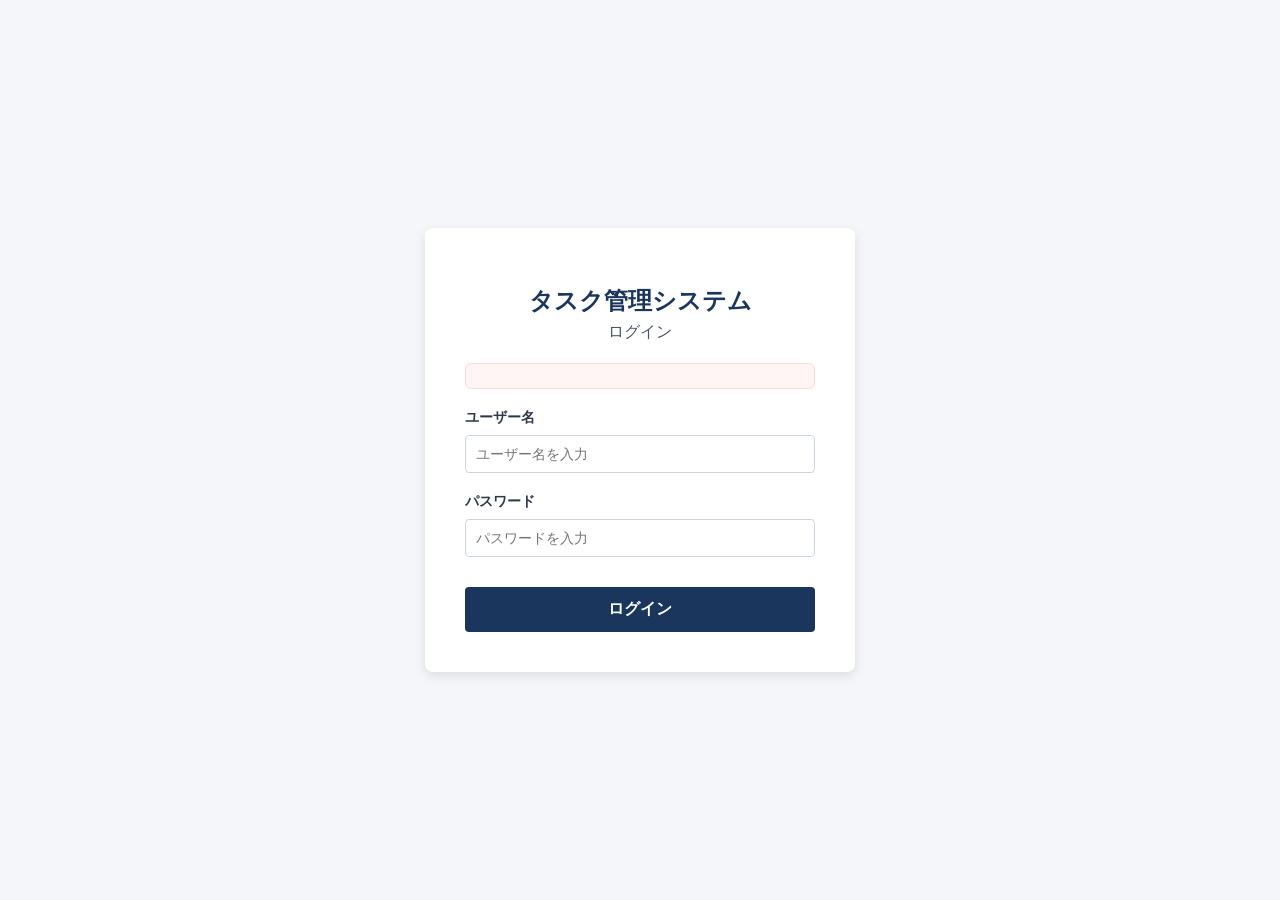
<file: src/main/resources/templates/index.html>
<!DOCTYPE html>
<html xmlns:th="http://thymeleaf.org">
<head>
    <meta charset="UTF-8">
    <title>タスク管理システム - ログイン</title>
    <style>
        body {
            font-family: "Helvetica Neue", Arial, sans-serif;
            background-color: #f4f6f9;
            margin: 0;
            display: flex;
            justify-content: center;
            align-items: center;
            height: 100vh;
        }

        .login-container {
            background-color: #ffffff;
            padding: 40px;
            border-radius: 8px;
            box-shadow: 0 4px 12px rgba(0,0,0,0.1);
            width: 350px;
            text-align: center;
        }

        h1 {
            color: #1a365d;
            font-size: 24px;
            margin-bottom: 5px;
        }

        .subtitle {
            color: #4a5568;
            font-size: 16px;
            margin-bottom: 20px;
        }

        /* 【追加】画像通りの赤い警告メッセージのデザイン */
        .error-box {
            background-color: #fff5f5;
            border: 1px solid #fed7d7;
            color: #c53030;
            padding: 12px;
            border-radius: 6px;
            font-size: 14px;
            margin-bottom: 20px;
            text-align: center;
            line-height: 1.4;
        }

        .form-group {
            text-align: left;
            margin-bottom: 20px;
        }

        label {
            display: block;
            font-weight: bold;
            font-size: 14px;
            margin-bottom: 8px;
            color: #2d3748;
        }

        input[type="text"], input[type="password"] {
            width: 100%;
            padding: 10px;
            box-sizing: border-box;
            border: 1px solid #cbd5e0;
            border-radius: 4px;
            font-size: 14px;
        }

        .login-btn {
            width: 100%;
            padding: 12px;
            background-color: #1a365d;
            color: white;
            border: none;
            border-radius: 4px;
            font-size: 16px;
            font-weight: bold;
            cursor: pointer;
            margin-top: 10px;
        }

        .login-btn:hover {
            background-color: #2a4365;
        }
    </style>
</head>
<body>

    <div class="login-container">
        <h1>タスク管理システム</h1>
        <div class="subtitle">ログイン</div>
        
        <!-- 【追加】Javaからエラーメッセージが届いたときだけ、この枠を表示する -->
        <div class="error-box" th:if="${errorMessage}" th:text="${errorMessage}"></div>
        
        <!-- Javaの /login にデータを送る設定 -->
        <form th:action="@{/login}" method="post">
            <div class="form-group">
                <label>ユーザー名</label>
                <!-- name="username" を追加 -->
                <input type="text" name="username" placeholder="ユーザー名を入力" required>
            </div>
            
            <div class="form-group">
                <label>パスワード</label>
                <!-- name="password" を追加 -->
                <input type="password" name="password" placeholder="パスワードを入力" required>
            </div>
            
            <button type="submit" class="login-btn">ログイン</button>
        </form>
    </div>

</body>
</html>
</file>
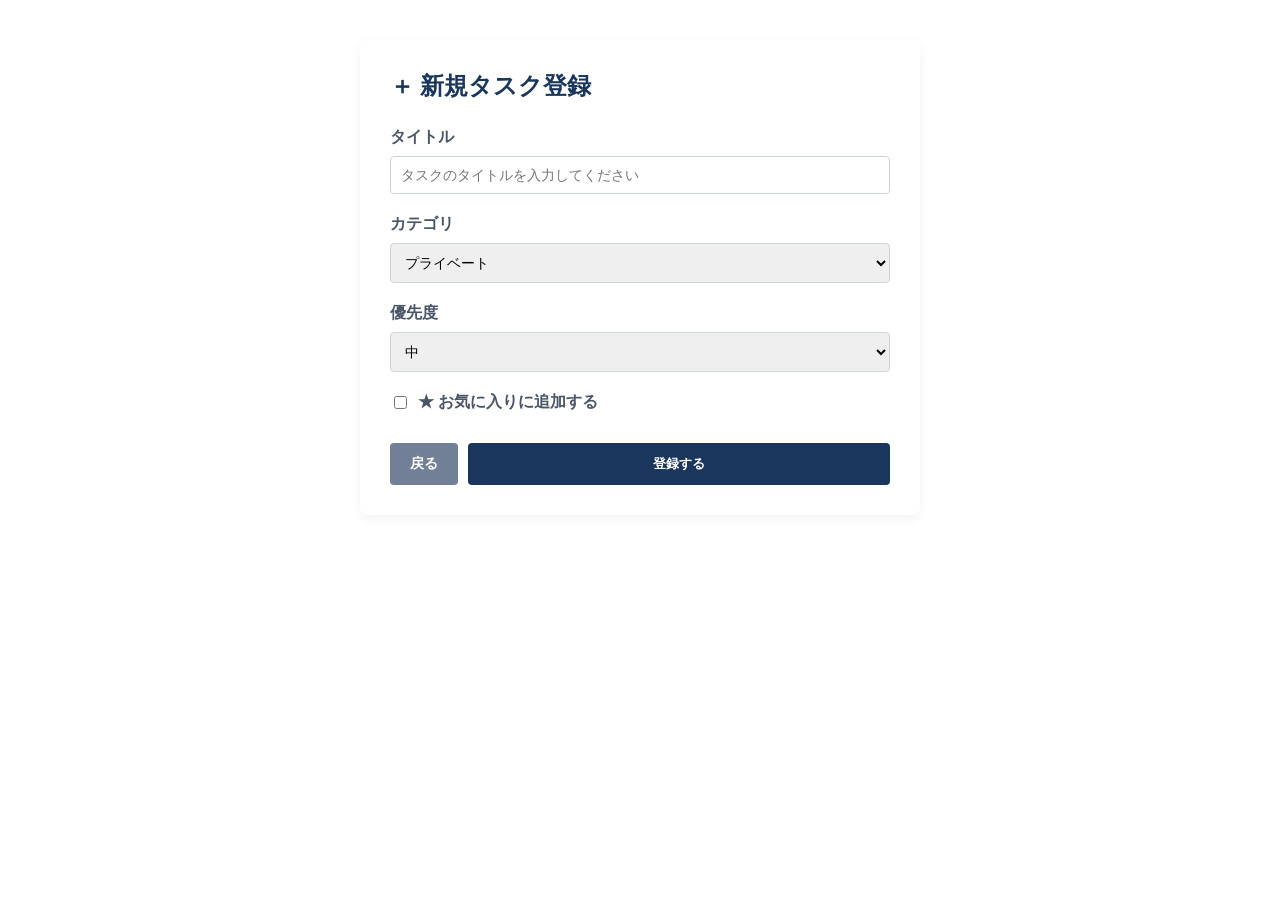
<file: src/main/resources/create.html>
<!DOCTYPE html>
<html xmlns:th="http://thymeleaf.org">
<head>
    <meta charset="UTF-8">
    <title>新規タスク作成 - タスク管理システム</title>
    <!-- すでにある共通のデザインファイル（style.css）を使い回します -->
    <link th:href="@{/style.css}" rel="stylesheet">
    <style>
        /* 新規作成画面用に少しだけデザインを調整 */
        .form-container {
            background-color: #ffffff;
            border-radius: 8px;
            padding: 30px;
            box-shadow: 0 4px 12px rgba(0,0,0,0.05);
            max-width: 500px;
            margin: 40px auto; /* 画面の中央に寄せる */
        }
        .form-group {
            margin-bottom: 20px;
        }
        label {
            display: block;
            font-weight: bold;
            margin-bottom: 8px;
            color: #4a5568;
        }
        input[type="text"], select {
            width: 100%;
            padding: 10px;
            box-sizing: border-box;
            border: 1px solid #cbd5e0;
            border-radius: 4px;
            font-size: 14px;
        }
        .checkbox-group {
            display: flex;
            align-items: center;
            gap: 8px;
            font-weight: bold;
            color: #4a5568;
        }
        .btn-group {
            display: flex;
            gap: 10px;
            margin-top: 30px;
        }
        .btn-submit {
            flex: 1;
            padding: 12px;
            background-color: #1a365d;
            color: white;
            border: none;
            border-radius: 4px;
            font-weight: bold;
            cursor: pointer;
        }
        .btn-cancel {
            padding: 12px 20px;
            background-color: #718096;
            color: white;
            text-decoration: none;
            border-radius: 4px;
            font-size: 14px;
            font-weight: bold;
            text-align: center;
        }
    </style>
</head>
<body>

    <div class="form-container">
        <h2 style="color: #1a365d; margin-top: 0; margin-bottom: 25px;">＋ 新規タスク登録</h2>
        
        <!-- Javaの /tasks/add にデータを送る設定 -->
        <form th:action="@{/tasks/add}" method="post">
            
            <div class="form-group">
                <label>タイトル</label>
                <input type="text" name="title" placeholder="タスクのタイトルを入力してください" required>
            </div>
            
            <div class="form-group">
                <label>カテゴリ</label>
                <select name="category">
                    <option value="プライベート">プライベート</option>
                    <option value="仕事">仕事</option>
                    <option value="勉強">勉強</option>
                </select>
            </div>
            
            <div class="form-group">
                <label>優先度</label>
                <select name="priority">
                    <option value="高">高</option>
                    <option value="中" selected>中</option>
                    <option value="低">低</option>
                </select>
            </div>
            
            <div class="form-group checkbox-group">
                <!-- お気に入りはチェックボックスにします（外すと0、入れると1） -->
                <input type="checkbox" name="isFavorite" value="1" id="fav">
                <label th:for="fav" style="margin: 0; cursor: pointer;">★ お気に入りに追加する</label>
            </div>
            
            <div class="btn-group">
                <a th:href="@{/tasks}" class="btn-cancel">戻る</a>
                <button type="submit" class="btn-submit">登録する</button>
            </div>
        </form>
    </div>

</body>
</html>
</file>
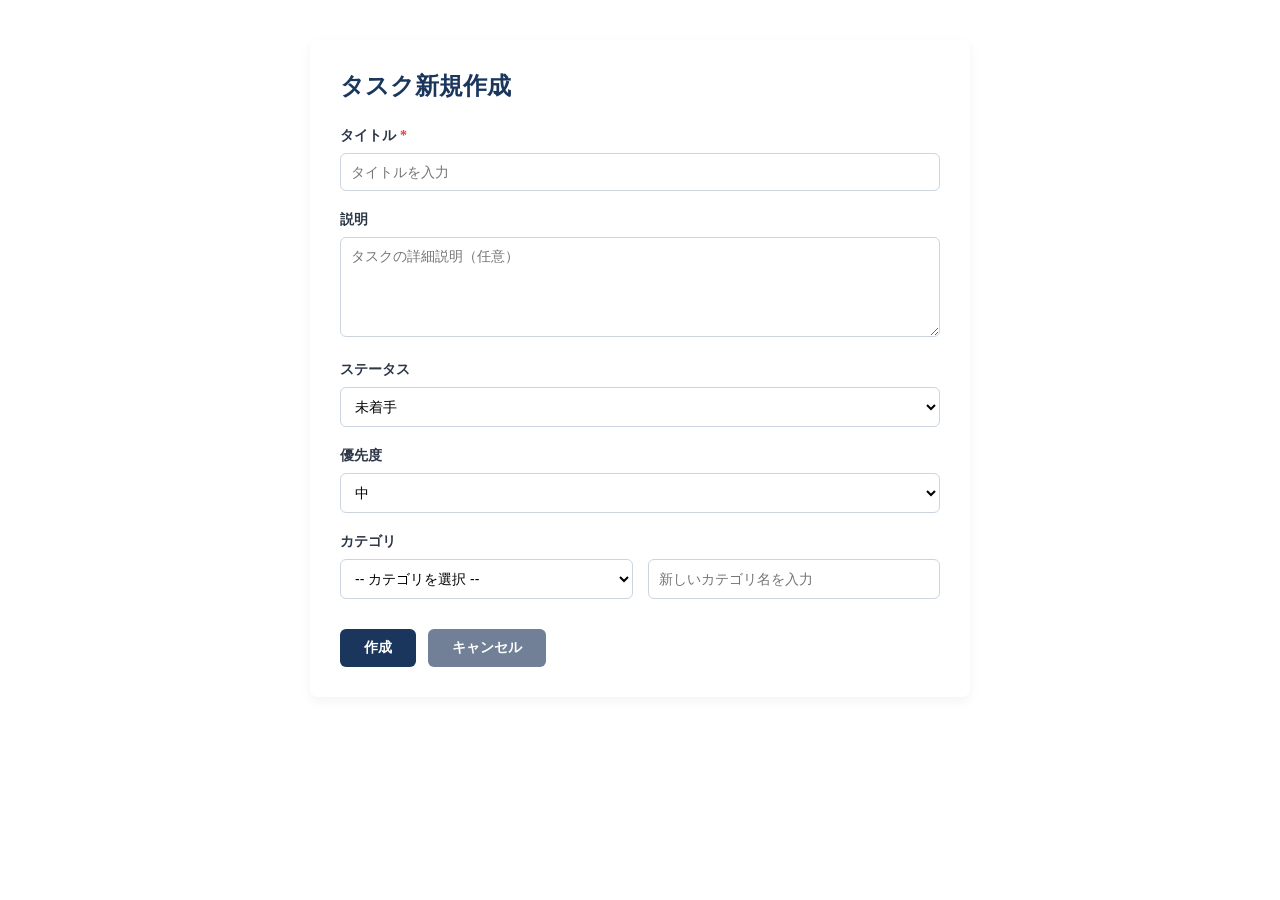
<file: src/main/resources/templates/create.html>
<!DOCTYPE html>
<html xmlns:th="http://thymeleaf.org">
<head>
    <meta charset="UTF-8">
    <title>タスク新規作成 - タスク管理システム</title>
    <link th:href="@{/style.css}" rel="stylesheet">
    <style>
        .form-container {
            background-color: #ffffff;
            border-radius: 8px;
            padding: 30px;
            box-shadow: 0 4px 12px rgba(0,0,0,0.05);
            max-width: 600px;
            margin: 40px auto;
        }
        
        h2 {
            color: #1a365d;
            margin-top: 0;
            margin-bottom: 25px;
            font-size: 24px;
        }
        
        .form-group {
            margin-bottom: 20px;
        }
        
        label {
            display: block;
            font-weight: bold;
            margin-bottom: 8px;
            color: #2d3748;
            font-size: 14px;
        }
        
        /* 必須マーク（*）を赤色にするスタイル */
        .required {
            color: #e53e3e;
            margin-left: 4px;
        }
        
        input[type="text"], select, textarea {
            width: 100%;
            padding: 10px;
            box-sizing: border-box;
            border: 1px solid #cbd5e0;
            border-radius: 6px;
            font-size: 14px;
            background-color: #fff;
        }
        
        /* 説明欄（テキストエリア）の高さを調整 */
        textarea {
            height: 100px;
            resize: vertical; /* 上下にだけサイズ変更可能にする */
        }
        
        /* カテゴリ選択と新しいカテゴリ入力欄を横並びにする設定 */
        .category-row {
            display: flex;
            gap: 15px;
        }
        
        .category-row select, .category-row input {
            flex: 1; /* 均等に横幅を分ける */
        }
        
        /* 下部のボタンエリア（左寄せ・横並び） */
        .btn-group {
            display: flex;
            gap: 12px;
            margin-top: 30px;
        }
        
        .btn-submit {
            padding: 10px 24px;
            background-color: #1a365d; /* 濃い青 */
            color: white;
            border: none;
            border-radius: 6px;
            font-weight: bold;
            cursor: pointer;
            font-size: 14px;
        }
        
        .btn-cancel {
            padding: 10px 24px;
            background-color: #718096; /* グレー */
            color: white;
            text-decoration: none;
            border-radius: 6px;
            font-weight: bold;
            font-size: 14px;
            text-align: center;
        }
        
        .btn-submit:hover { background-color: #2a4365; }
        .btn-cancel:hover { background-color: #4a5568; }
    </style>
</head>
<body>

    <div class="form-container">
        <h2>タスク新規作成</h2>
        
        <form th:action="@{/tasks/add}" method="post">
            
            <!-- タイトル入力欄 -->
            <div class="form-group">
                <label>タイトル<span class="required">*</span></label>
                <input type="text" name="title" placeholder="タイトルを入力" required>
            </div>
            
            <!-- 説明入力欄 -->
            <div class="form-group">
                <label>説明</label>
                <textarea name="description" placeholder="タスクの詳細説明（任意）"></textarea>
            </div>
            
            <!-- ステータス選択（初期状態は未着手） -->
            <div class="form-group">
                <label>ステータス</label>
                <select name="status">
                    <option value="未着手" selected>未着手</option>
                    <option value="進行中">進行中</option>
                    <option value="完了">完了</option>
                </select>
            </div>
            
            <!-- 優先度選択（初期状態は中） -->
            <div class="form-group">
                <label>優先度</label>
                <select name="priority">
                    <option value="高">高</option>
                    <option value="中" selected>中</option>
                    <option value="低">低</option>
                </select>
            </div>
            
            <!-- カテゴリ選択（横並びエリア） -->
            <div class="form-group">
                <label>カテゴリ</label>
                <div class="category-row">
                    <select name="category">
                        <option value="">-- カテゴリを選択 --</option>
                        <option value="仕事">仕事</option>
                        <option value="プライベート">プライベート</option>
                        <option value="勉強">勉強</option>
                    </select>
                    <!-- 新しいカテゴリ名を入れる枠（画像右側） -->
                    <input type="text" name="newCategory" placeholder="新しいカテゴリ名を入力">
                </div>
            </div>
            
            <!-- ボタンエリア（作成・キャンセル） -->
            <div class="btn-group">
                <button type="submit" class="btn-submit">作成</button>
                <a th:href="@{/tasks}" class="btn-cancel">キャンセル</a>
            </div>
        </form>
    </div>

</body>
</html>
</file>
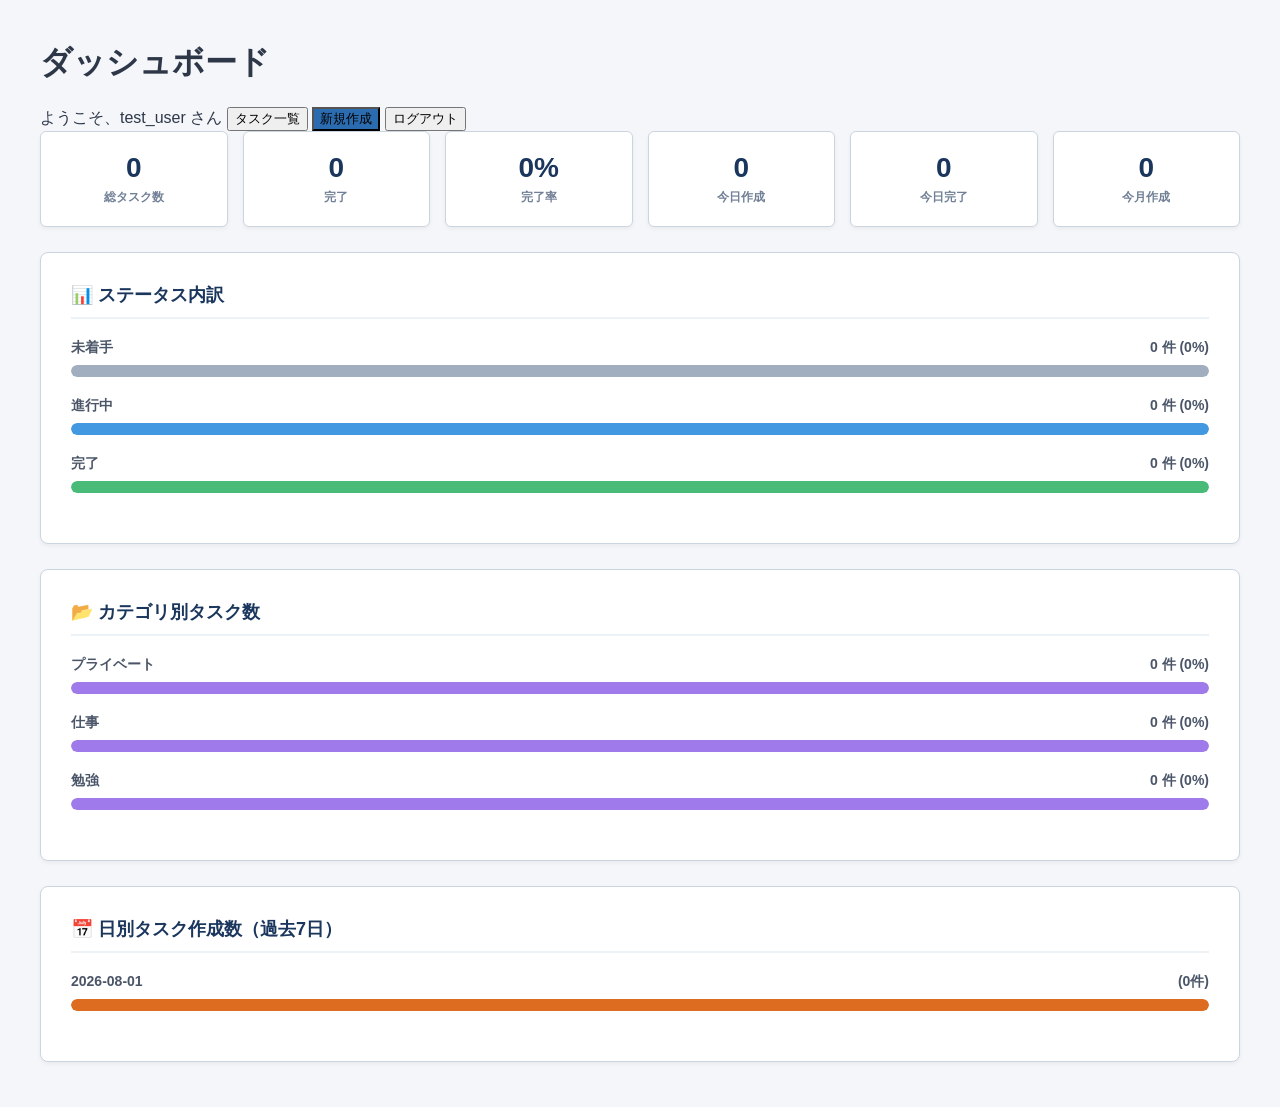
<file: src/main/resources/templates/dashboard.html>
<!DOCTYPE html>
<html xmlns:th="http://thymeleaf.org">
<head>
    <meta charset="UTF-8">
    <title>ダッシュボード - タスク管理システム</title>
    <link th:href="@{/style.css}" rel="stylesheet">
    <style>
        /* 全体の基本設定 */
        body {
            font-family: "Helvetica Neue", Arial, sans-serif;
            background-color: #f4f6f9;
            margin: 0;
            padding: 20px 40px;
            color: #2d3748;
        }

        /* 統計数値を囲む6つのグリッド */
        .dashboard-grid {
            display: flex;
            gap: 15px;
            margin-bottom: 25px;
            width: 100%;
        }
        
        .stat-card {
            background-color: #ffffff;
            border-radius: 6px;
            padding: 20px;
            flex: 1;
            text-align: center;
            box-shadow: 0 2px 4px rgba(0,0,0,0.05);
            border: 1px solid #cbd5e0;
        }
        
        .stat-number {
            font-size: 28px;
            font-weight: bold;
            color: #1a365d;
            margin-bottom: 5px;
        }
        
        .stat-label {
            font-size: 12px;
            color: #718096;
            font-weight: bold;
        }

        /* 下半分の進捗エリアを包む大きな白いカード */
        .progress-section {
            background-color: #ffffff;
            border-radius: 8px;
            padding: 30px;
            box-shadow: 0 2px 4px rgba(0,0,0,0.05);
            border: 1px solid #cbd5e0;
            margin-bottom: 25px;
        }

        .section-title {
            font-size: 18px;
            font-weight: bold;
            color: #1a365d;
            margin-top: 0;
            margin-bottom: 20px;
            border-bottom: 2px solid #edf2f7;
            padding-bottom: 10px;
        }

        /* 進捗バーのブロック設定 */
        .bar-container {
            margin-bottom: 20px;
        }

        .bar-info {
            display: flex;
            justify-content: space-between;
            font-size: 14px;
            font-weight: bold;
            color: #4a5568;
            margin-bottom: 8px;
        }

        /* メーターの背景（薄いグレーの土台） */
        .meter-bg {
            width: 100%;
            background-color: #e2e8f0;
            height: 12px;
            border-radius: 10px;
            overflow: hidden;
        }

        /* メーターの中身 */
        .meter-bar {
            height: 100%;
            border-radius: 10px;
            transition: width 0.5s ease-in-out;
        }

        /* カラーバリエーション設定 */
        .color-todo { background-color: #a0aec0; }      /* 未着手：グレー */
        .color-progress { background-color: #4299e1; }  /* 進行中：ライトブルー */
        .color-done { background-color: #48bb78; }      /* 完了：グリーン */
        .color-category { background-color: #9f7aea; }  /* カテゴリ別：パープル */
        .color-daily { background-color: #dd6b20; }     /* ★【追加】日別作成数：スクショ通りのオレンジ */
    </style>
</head>
<body>

    <!-- ヘッダーエリア -->
    <div class="header-container">
        <h1>ダッシュボード</h1>
        <div class="user-info">
            <span>ようこそ、<span class="user-name">test_user</span> さん</span>
            <a th:href="@{/tasks}" style="text-decoration: none;">
                <button class="header-btn btn-dashboard">タスク一覧</button>
            </a>
            <a th:href="@{/tasks/create}" style="text-decoration: none;">
                <button class="header-btn btn-dashboard" style="background-color: #2b6cb0;">新規作成</button>
            </a>
            <a th:href="@{/logout}" onclick="return confirm('ログアウトしてよろしいですか？');" style="text-decoration: none;">
                <button class="header-btn btn-logout">ログアウト</button>
            </a>
        </div>
    </div>

    <!-- 6つの統計数値カード -->
    <div class="dashboard-grid">
        <div class="stat-card">
            <div class="stat-number" th:text="${totalTasks}">0</div>
            <div class="stat-label">総タスク数</div>
        </div>
        <div class="stat-card">
            <div class="stat-number" th:text="${completedTasks}">0</div>
            <div class="stat-label">完了</div>
        </div>
        <div class="stat-card">
            <div class="stat-number" th:text="${completionRate} + '%'">0%</div>
            <div class="stat-label">完了率</div>
        </div>
        <div class="stat-card">
            <div class="stat-number" th:text="${todayCreatedTasks}">0</div>
            <div class="stat-label">今日作成</div>
        </div>
        <div class="stat-card">
            <div class="stat-number" th:text="${todayCompletedTasks}">0</div>
            <div class="stat-label">今日完了</div>
        </div>
        <div class="stat-card">
            <div class="stat-number" th:text="${monthCreatedTasks}">0</div>
            <div class="stat-label">今月作成</div>
        </div>
    </div>

    <!-- ステータス内訳 -->
    <div class="progress-section">
        <h3 class="section-title">📊 ステータス内訳</h3>
        <div class="bar-container">
            <div class="bar-info">
                <span>未着手</span>
                <span th:text="${todoCount} + ' 件 (' + ${todoRate} + '%)'">0 件 (0%)</span>
            </div>
            <div class="meter-bg">
                <div class="meter-bar color-todo" th:style="'width: ' + ${todoRate} + '%'"></div>
            </div>
        </div>
        <div class="bar-container">
            <div class="bar-info">
                <span>進行中</span>
                <span th:text="${progressCount} + ' 件 (' + ${progressRate} + '%)'">0 件 (0%)</span>
            </div>
            <div class="meter-bg">
                <div class="meter-bar color-progress" th:style="'width: ' + ${progressRate} + '%'"></div>
            </div>
        </div>
        <div class="bar-container">
            <div class="bar-info">
                <span>完了</span>
                <span th:text="${completedTasks} + ' 件 (' + ${completionRate} + '%)'">0 件 (0%)</span>
            </div>
            <div class="meter-bg">
                <div class="meter-bar color-done" th:style="'width: ' + ${completionRate} + '%'"></div>
            </div>
        </div>
    </div>

    <!-- カテゴリ別タスク数 -->
    <div class="progress-section">
        <h3 class="section-title">📂 カテゴリ別タスク数</h3>
        <div class="bar-container">
            <div class="bar-info">
                <span>プライベート</span>
                <span th:text="${dashPrivateCount} + ' 件 (' + ${privateRate} + '%)'">0 件 (0%)</span>
            </div>
            <div class="meter-bg">
                <div class="meter-bar color-category" th:style="'width: ' + ${privateRate} + '%'"></div>
            </div>
        </div>
        <div class="bar-container">
            <div class="bar-info">
                <span>仕事</span>
                <span th:text="${dashWorkCount} + ' 件 (' + ${workRate} + '%)'">0 件 (0%)</span>
            </div>
            <div class="meter-bg">
                <div class="meter-bar color-category" th:style="'width: ' + ${workRate} + '%'"></div>
            </div>
        </div>
        <div class="bar-container">
            <div class="bar-info">
                <span>勉強</span>
                <span th:text="${dashStudyCount} + ' 件 (' + ${studyRate} + '%)'">0 件 (0%)</span>
            </div>
            <div class="meter-bg">
                <div class="meter-bar color-category" th:style="'width: ' + ${studyRate} + '%'"></div>
            </div>
        </div>
    </div>

    <!-- ★【追加】一番下の「日別タスク作成数（過去7日）」エリア -->
    <div class="progress-section">
        <h3 class="section-title">📅 日別タスク作成数（過去7日）</h3>
        
		<!-- ★【変更】th:if を追加して、件数が0件より多い日（作成があった日）だけを画面に出力します -->
		<div class="bar-container" th:each="label, stat : ${dateLabels}" th:if="${dateCounts[stat.index] > 0}">
		    <div class="bar-info">

                <!-- 日付ラベル（例：2026-08-01） -->
                <span th:text="${label}">2026-08-01</span>
                <!-- 件数表示（例：9件） -->
                <span th:text="'(' + ${dateCounts[stat.index]} + '件)'">(0件)</span>
            </div>
            <div class="meter-bg">
                <!-- 計算された割合（%）にバーの長さを自動連動させます（1件でもあればオレンジ色が伸びます） -->
                <div class="meter-bar color-daily" th:style="'width: ' + ${dateRates[stat.index]} + '%'"></div>
            </div>
        </div>
    </div>

</body>
</html>
</file>
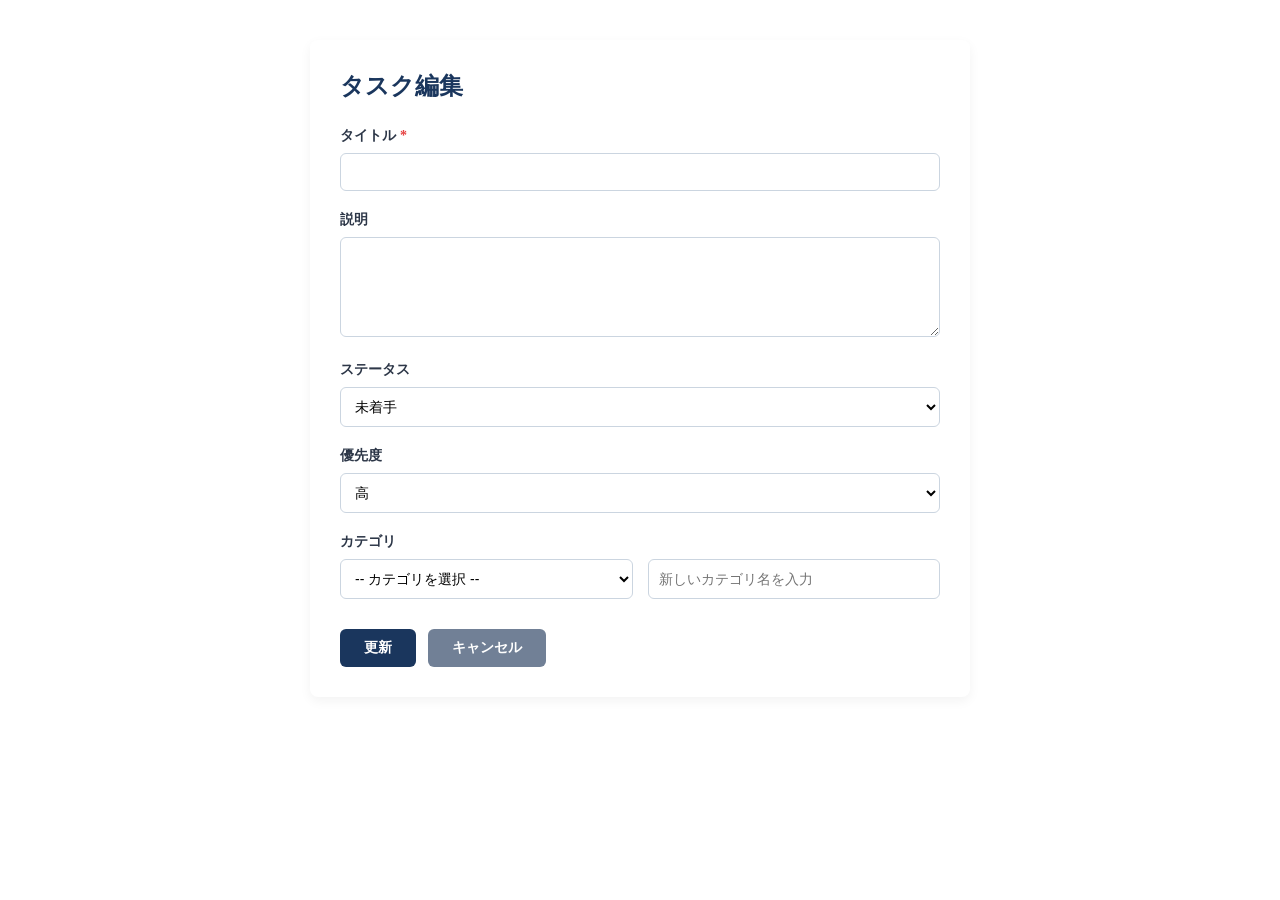
<file: src/main/resources/templates/edit.html>
<!DOCTYPE html>
<html xmlns:th="http://thymeleaf.org">
<head>
    <meta charset="UTF-8">
    <title>タスク編集 - タスク管理システム</title>
    <link th:href="@{/style.css}" rel="stylesheet">
    <style>
        .form-container {
            background-color: #ffffff;
            border-radius: 8px;
            padding: 30px;
            box-shadow: 0 4px 12px rgba(0,0,0,0.05);
            max-width: 600px;
            margin: 40px auto;
        }
        h2 {
            color: #1a365d;
            margin-top: 0;
            margin-bottom: 25px;
            font-size: 24px;
        }
        .form-group {
            margin-bottom: 20px;
        }
        label {
            display: block;
            font-weight: bold;
            margin-bottom: 8px;
            color: #2d3748;
            font-size: 14px;
        }
        .required {
            color: #e53e3e;
            margin-left: 4px;
        }
        input[type="text"], select, textarea {
            width: 100%;
            padding: 10px;
            box-sizing: border-box;
            border: 1px solid #cbd5e0;
            border-radius: 6px;
            font-size: 14px;
            background-color: #fff;
        }
        textarea {
            height: 100px;
            resize: vertical;
        }
        .category-row {
            display: flex;
            gap: 15px;
        }
        .category-row select, .category-row input {
            flex: 1;
        }
        .btn-group {
            display: flex;
            gap: 12px;
            margin-top: 30px;
        }
        .btn-submit {
            padding: 10px 24px;
            background-color: #1a365d;
            color: white;
            border: none;
            border-radius: 6px;
            font-weight: bold;
            cursor: pointer;
            font-size: 14px;
        }
        .btn-cancel {
            padding: 10px 24px;
            background-color: #718096;
            color: white;
            text-decoration: none;
            border-radius: 6px;
            font-weight: bold;
            font-size: 14px;
            text-align: center;
        }
        .btn-submit:hover { background-color: #2a4365; }
        .btn-cancel:hover { background-color: #4a5568; }
    </style>
</head>
<body>

    <div class="form-container">
        <!-- ヘッダーを画像通り「タスク編集」に変更 -->
        <h2>タスク編集</h2>
        
        <!-- Javaの /tasks/update にデータを送信する設定 -->
        <form th:action="@{/tasks/update}" method="post">
            
            <!-- どのタスクを編集しているか識別するための隠しID -->
            <input type="hidden" name="id" th:value="${task.id}">
            
            <!-- タイトル入力欄（元の値を最初から表示） -->
            <div class="form-group">
                <label>タイトル<span class="required">*</span></label>
                <input type="text" name="title" th:value="${task.title}" required>
            </div>
            
            <!-- 説明入力欄（元の値を最初から表示） -->
            <div class="form-group">
                <label>説明</label>
                <textarea name="description" th:text="${task.description}"></textarea>
            </div>
            
            <!-- ステータス選択（元の値に自動でチェックがつきます） -->
            <div class="form-group">
                <label>ステータス</label>
                <select name="status">
                    <option value="未着手" th:selected="${task.status == '未着手'}">未着手</option>
                    <option value="進行中" th:selected="${task.status == '進行中'}">進行中</option>
                    <option value="完了" th:selected="${task.status == '完了'}">完了</option>
                </select>
            </div>
            
            <!-- 優先度選択（元の値に自動でチェックがつきます） -->
            <div class="form-group">
                <label>優先度</label>
                <select name="priority">
                    <option value="高" th:selected="${task.priority == '高'}">高</option>
                    <option value="中" th:selected="${task.priority == '中'}">中</option>
                    <option value="低" th:selected="${task.priority == '低'}">低</option>
                </select>
            </div>
            
            <!-- カテゴリ選択（元の値に自動でチェックがつきます） -->
            <div class="form-group">
                <label>カテゴリ</label>
                <div class="category-row">
                    <select name="category">
                        <option value="" th:selected="${task.category == null || task.category == ''}">-- カテゴリを選択 --</option>
                        <option value="仕事" th:selected="${task.category == '仕事'}">仕事</option>
                        <option value="プライベート" th:selected="${task.category == 'プライベート'}">プライベート</option>
                        <option value="勉強" th:selected="${task.category == '勉強'}">勉強</option>
                    </select>
                    <input type="text" name="newCategory" placeholder="新しいカテゴリ名を入力">
                </div>
            </div>
            
            <!-- ボタンエリア（更新・キャンセル） -->
            <div class="btn-group">
                <button type="submit" class="btn-submit">更新</button>
                <a th:href="@{/tasks}" class="btn-cancel">キャンセル</a>
            </div>
        </form>
    </div>

</body>
</html>
</file>
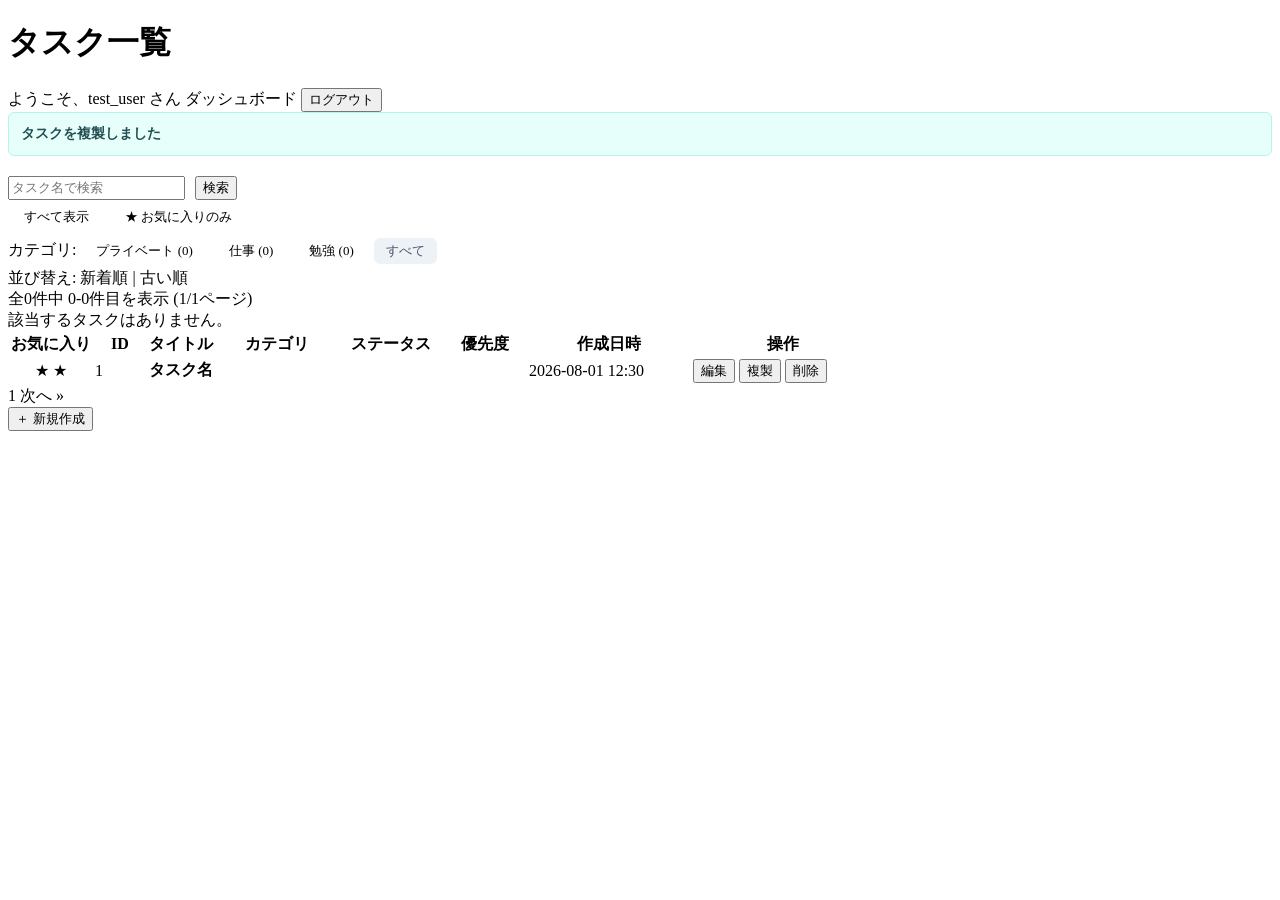
<file: src/main/resources/templates/tasks.html>
<!DOCTYPE html>
<html xmlns:th="http://thymeleaf.org">
<head>
    <meta charset="UTF-8">
    <title>タスク一覧 - タスク管理システム</title>
    <link th:href="@{/style.css}" rel="stylesheet">
    <style>
        .filter-link-btn, .category-link-btn {
            display: inline-block;
            padding: 8px 16px;
            border-radius: 20px;
            font-size: 13px;
            font-weight: 500;
            text-decoration: none;
            text-align: center;
            cursor: pointer;
            transition: all 0.2s;
        }
        .filter-link-btn.inactive, .category-link-btn.inactive {
            background-color: white;
            color: #4a5568;
            border: 1px solid #cbd5e0;
        }
        .category-link-btn.inactive {
            background-color: #edf2f7;
            color: #4a5568;
            border: none;
            border-radius: 6px;
            padding: 4px 12px;
        }
        .link-btn-active {
            background-color: #1a365d !important;
            color: white !important;
            border: none !important;
        }
        .category-link-btn.inactive:hover { background-color: #e2e8f0; }
        .action-link { text-decoration: none !important; display: inline-block; }
    </style>
</head>
<body>

	<!-- ヘッダーエリア（ボタン単体リンク化でクリック誤作動を完全防止） -->
	    <div class="header-container">
	        <h1>タスク一覧</h1>
	        <div class="user-info">
	            <span>ようこそ、<span class="user-name">test_user</span> さん</span>
	            
	            <!-- ★ここを書き換え：aタグ単体でダッシュボードへ安全に飛ばします -->
	            <a th:href="@{/dashboard}" class="header-btn btn-dashboard" style="text-decoration: none; line-height: 24px; display: inline-block; text-align: center;">
	                ダッシュボード
	            </a>
	            
	            <a th:href="@{/logout}" onclick="return confirm('ログアウトしてよろしいですか？');" style="text-decoration: none;">
	                <button class="header-btn btn-logout">ログアウト</button>
	            </a>
	        </div>
	    </div>

    <!-- 複製アラートメッセージ -->
    <div style="background-color: #e6fffa; border: 1px solid #b2f5ea; color: #234e52; padding: 12px; border-radius: 6px; font-size: 14px; margin-bottom: 20px; font-weight: bold;" 
         th:if="${successMessage}" th:text="${successMessage}">
        タスクを複製しました
    </div>

    <!-- メインの白いカード枠 -->
    <div class="main-card">
        <!-- 検索ボックスエリア -->
        <form th:action="@{/tasks}" method="get" class="search-container" style="display: flex; flex: 1; gap: 10px; width: 100%;">
            <input type="hidden" name="favoriteOnly" th:value="${favoriteOnly}">
            <input type="hidden" name="categoryName" th:value="${selectedCategory}">
            <input type="hidden" name="sortOrder" th:value="${sortOrder}">
            <input type="text" name="keyword" th:value="${keyword}" class="search-input" placeholder="タスク名で検索">
            <button type="submit" class="btn-search">検索</button>
        </form>

		<!-- 切り替えボタンエリア（すべて表示でお気に入りも検索も全クリア、お気に入りのみボタンも完全復活！） -->
		<div class="filter-container">
		    <!-- 1. すべて表示ボタン（検索キーワード、お気に入り、カテゴリを全部リセットします） -->
		    <a th:href="@{/tasks(keyword='', favoriteOnly=false, categoryName='', sortOrder=${sortOrder})}"
		       class="filter-link-btn" th:classappend="${!favoriteOnly} ? 'link-btn-active' : 'inactive'">すべて表示</a>
		    
		    <!-- 2. ★お気に入りのみボタン（消えていたボタンをここに復活させました！） -->
		    <a th:href="@{/tasks(keyword=${keyword}, favoriteOnly=true, categoryName=${selectedCategory}, sortOrder=${sortOrder})}"
		       class="filter-link-btn" th:classappend="${favoriteOnly} ? 'link-btn-active' : 'inactive'">★ お気に入りのみ</a>
		</div>


        <!-- カテゴリ切り替えエリア -->
        <div class="category-container">
            <span class="category-label">カテゴリ:</span>
            <a th:href="@{/tasks(keyword=${keyword}, favoriteOnly=${favoriteOnly}, categoryName='プライベート', sortOrder=${sortOrder})}"
               class="category-link-btn" th:classappend="${selectedCategory == 'プライベート'} ? 'link-btn-active' : 'inactive'"
               th:text="'プライベート (' + ${privateCount} + ')'">プライベート (0)</a>
            <a th:href="@{/tasks(keyword=${keyword}, favoriteOnly=${favoriteOnly}, categoryName='仕事', sortOrder=${sortOrder})}"
               class="category-link-btn" th:classappend="${selectedCategory == '仕事'} ? 'link-btn-active' : 'inactive'"
               th:text="'仕事 (' + ${workCount} + ')'">仕事 (0)</a>
            <a th:href="@{/tasks(keyword=${keyword}, favoriteOnly=${favoriteOnly}, categoryName='勉強', sortOrder=${sortOrder})}"
               class="category-link-btn" th:classappend="${selectedCategory == '勉強'} ? 'link-btn-active' : 'inactive'"
               th:text="'勉強 (' + ${studyCount} + ')'">勉強 (0)</a>
            <a th:href="@{/tasks(keyword=${keyword}, favoriteOnly=${favoriteOnly}, categoryName='', sortOrder=${sortOrder})}"
               th:if="${selectedCategory != null && selectedCategory != ''}" class="category-link-btn inactive">すべて</a>
        </div>

        <!-- 並び替えエリア -->
        <div class="sort-container">
            <span class="sort-label">並び替え:</span>
            <a th:href="@{/tasks(keyword=${keyword}, favoriteOnly=${favoriteOnly}, categoryName=${selectedCategory != null ? selectedCategory : ''}, sortOrder='newest')}" 
               class="sort-link" th:classappend="${sortOrder == 'newest' || sortOrder == null || sortOrder == ''} ? 'active' : ''">新着順</a> | 
            <a th:href="@{/tasks(keyword=${keyword}, favoriteOnly=${favoriteOnly}, categoryName=${selectedCategory != null ? selectedCategory : ''}, sortOrder='oldest')}" 
               class="sort-link" th:classappend="${sortOrder == 'oldest'} ? 'active' : ''">古い順</a>
        </div>
    </div>

    <!-- 動的な件数表示エリア -->
    <div class="info-text" th:if="${totalTasks > 0}"
         th:text="'全' + ${totalTasks} + '件中 ' + ${startTaskNum} + '-' + ${endTaskNum} + '件目を表示 (' + (${currentPage} + 1) + '/' + ${totalPages} + 'ページ)'">
        全0件中 0-0件目を表示 (1/1ページ)
    </div>
    <div class="info-text" th:if="${totalTasks == 0}">該当するタスクはありません。</div>

    <!-- タスク一覧の表エリア -->
    <table class="task-table">
        <thead>
            <tr>
                <th style="width: 80px;">お気に入り</th>
                <th style="width: 50px;">ID</th>
                <th>タイトル</th>
                <th style="width: 120px;">カテゴリ</th>
                <th style="width: 100px;">ステータス</th>
                <th style="width: 80px;">優先度</th>
                <th style="width: 160px;">作成日時</th>
                <th style="width: 180px;">操作</th>
            </tr>
        </thead>
        <tbody>
            <tr th:each="task : ${tasks}" th:classappend="${task.isFavorite == 1} ? 'row-fav'">
                <td style="text-align: center;">
                    <a th:href="@{/tasks/toggle-favorite/{id}(id=${task.id})}" class="star-link">
                        <span th:if="${task.isFavorite == 1}" class="star-active">★</span>
                        <span th:if="${task.isFavorite != 1}" class="star-inactive">★</span>
                    </a>
                </td>
                <td th:text="${task.id}">1</td>
                <td><strong th:text="${task.title}">タスク名</strong></td>
                <td><span th:text="${task.category}" class="badge" th:classappend="${task.category == '仕事'} ? 'badge-work' : (${task.category == '勉強'} ? 'badge-study' : 'badge-private')"></span></td>
                <td><span th:text="${task.status}" class="badge" th:classappend="${task.status == '進行中'} ? 'badge-progress' : (${task.status == '完了'} ? 'badge-done' : 'badge-todo')"></span></td>
                <td><span th:text="${task.priority}" class="badge" th:classappend="${task.priority == '高'} ? 'badge-high' : (${task.priority == '中'} ? 'badge-mid' : 'badge-low')"></span></td>
                <td th:text="${#temporals.format(task.createdAt, 'yyyy-MM-dd HH:mm')}">2026-08-01 12:30</td>
                <td>
                    <a th:href="@{/tasks/edit/{id}(id=${task.id})}" class="action-link"><button class="action-btn btn-edit">編集</button></a>
                    <a th:href="@{/tasks/copy/{id}(id=${task.id})}" class="action-link" th:onclick="return confirm([[${task.title}]] + 'を複製しますか？');"><button class="action-btn btn-copy">複製</button></a>
                    <a th:href="@{/tasks/delete/{id}(id=${task.id})}" class="action-link" onclick="return confirm('本当にこのタスクを削除してもよろしいですか？');"><button class="action-btn btn-delete">削除</button></a>
                </td>
            </tr>
        </tbody>
    </table>
	<!-- ページネーションエリア（ここから後半です） -->
	    <div class="pagination" th:if="${totalPages > 1}">
	        <th:block th:each="i : ${#numbers.sequence(0, totalPages - 1)}">
	            <a th:href="@{/tasks(keyword=${keyword}, favoriteOnly=${favoriteOnly}, categoryName=${selectedCategory}, sortOrder=${sortOrder}, page=${i})}"
	               class="page-link" th:classappend="${i == currentPage} ? 'active' : ''" th:text="${i + 1}">1</a>
	        </th:block>
	        <a th:href="@{/tasks(keyword=${keyword}, favoriteOnly=${favoriteOnly}, categoryName=${selectedCategory}, sortOrder=${sortOrder}, page=${currentPage + 1})}"
	           class="page-link" th:if="${currentPage < totalPages - 1}">次へ »</a>
	    </div>

	    <!-- 新規作成ボタン -->
	    <div class="create-container">
	        <a th:href="@{/tasks/create}"><button class="btn-create">＋ 新規作成</button></a>
	    </div>

 </body>
	
 </html>
</file>
